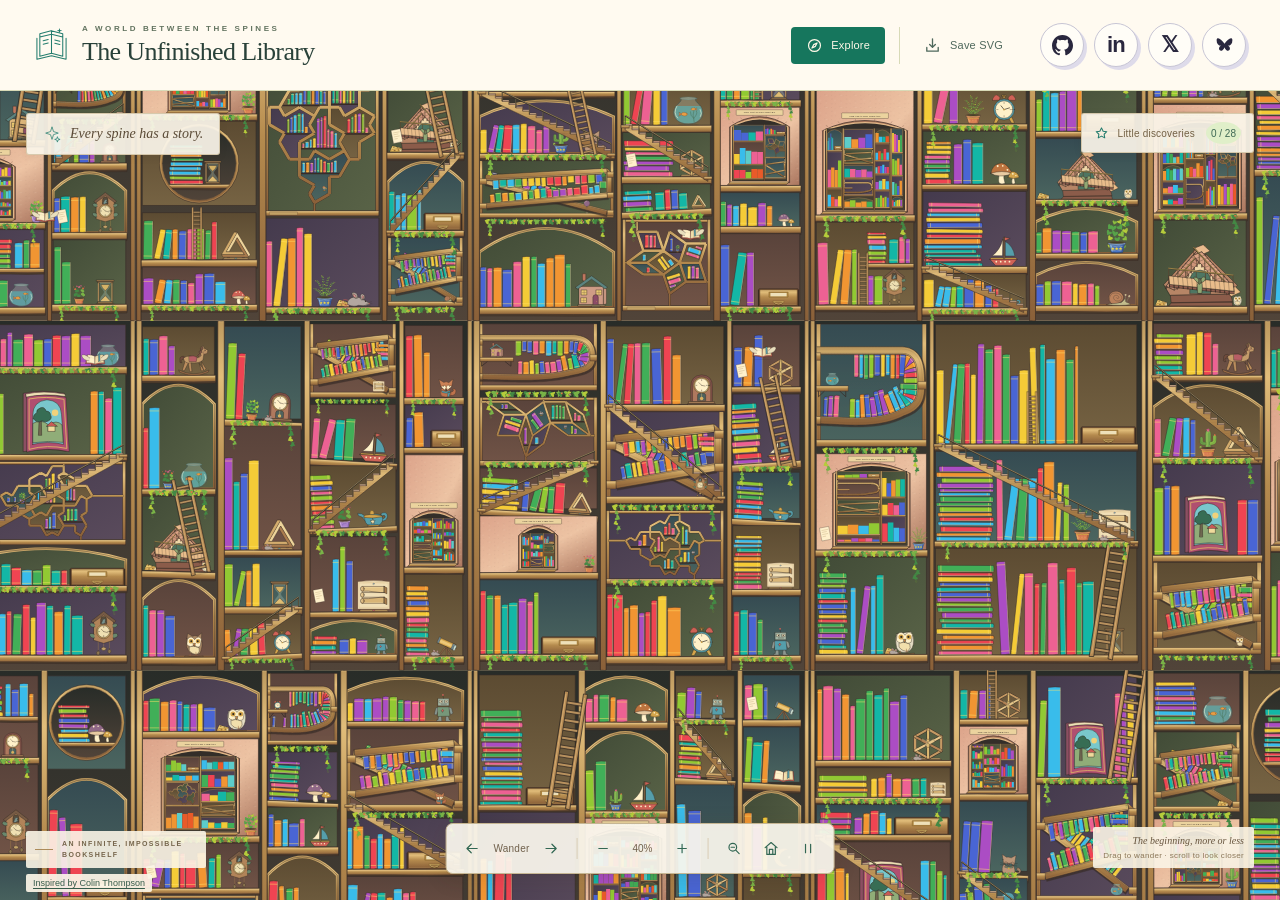
<file: index.html>
<!doctype html>
<html lang="en">
  <head>
    <meta charset="utf-8" />
    <meta name="viewport" content="width=device-width, initial-scale=1" />
    <meta name="theme-color" content="#f4efdf" />
    <meta name="description" content="Wander through an infinite illustrated library of punning book titles and quirky toys. If you're running Chrome and Gemini Nano is available, you can look inside some books for the start of the story that no one else has dreamt of so far!" />
    <title>The Unfinished Library</title>
    <link rel="icon" type="image/svg+xml" sizes="any" href="favicon.svg" />
    <link rel="stylesheet" href="styles.css" />
    <script type="module" src="app.js"></script>
  </head>
  <body>
    <a class="skip-link" href="#stage">Skip to the bookshelf</a>
    <header class="masthead">
      <a class="wordmark" href="#stage" aria-label="The Unfinished Library, home">
        <svg class="wordmark-icon" viewBox="0 0 42 44" aria-hidden="true">
          <path d="M7 8.5 20.5 5l14 3.5v27L21 32 7 35.5zM21 5v27M7 12.5 21 9l13.5 3.5M11 17l6-1.5M11 21l6-1.5M25 16l6 1.5M25 20l6 1.5" />
          <path d="M3.5 14v25L21 35l17.5 4V14" />
          <path class="wordmark-star" d="m30.5 1.5.8 2.6 2.7.7-2.7.8-.8 2.6-.7-2.6-2.6-.8 2.6-.7z" />
        </svg>
        <span class="wordmark-copy">
          <span class="eyebrow">A world between the spines</span>
          <h1 class="library-title">The Unfinished Library</h1>
        </span>
      </a>
      <nav class="header-actions" aria-label="Library tools">
        <button id="explore-btn" class="button button-explore" type="button">
          <svg viewBox="0 0 20 20" aria-hidden="true"><circle cx="10" cy="10" r="7"/><path d="m13 7-2 4-4 2 2-4z"/></svg>
          <span>Explore</span>
        </button>
        <button id="export-btn" class="button button-quiet" type="button" aria-label="Save SVG">
          <svg viewBox="0 0 20 20" aria-hidden="true"><path d="M10 3v9m-3-3 3 3 3-3M4 12v4h12v-4"/></svg>
          <span>Save SVG</span>
        </button>
      </nav>
      <nav class="social-links" aria-label="Social profiles">
        <a class="social-link" href="https://github.com/jasvir" target="_blank" rel="noopener noreferrer" aria-label="GitHub" title="GitHub">
          <!-- Official Primer Octicons mark-github-16; see THIRD_PARTY_NOTICES.txt. -->
          <svg viewBox="0 0 16 16" aria-hidden="true" focusable="false"><path d="M6.766 11.328c-2.063-.25-3.516-1.734-3.516-3.656 0-.781.281-1.625.75-2.188-.203-.515-.172-1.609.063-2.062.625-.078 1.468.25 1.968.703.594-.187 1.219-.281 1.985-.281.765 0 1.39.094 1.953.265.484-.437 1.344-.765 1.969-.687.218.422.25 1.515.046 2.047.5.593.766 1.39.766 2.203 0 1.922-1.453 3.375-3.547 3.64.531.344.89 1.094.89 1.954v1.625c0 .468.391.734.86.547C13.781 14.359 16 11.53 16 8.03 16 3.61 12.406 0 7.984 0 3.563 0 0 3.61 0 8.031a7.88 7.88 0 0 0 5.172 7.422c.422.156.828-.125.828-.547v-1.25c-.219.094-.5.156-.75.156-1.031 0-1.64-.562-2.078-1.609-.172-.422-.36-.672-.719-.719-.187-.015-.25-.093-.25-.187 0-.188.313-.328.625-.328.453 0 .844.281 1.25.86.313.452.64.655 1.031.655s.641-.14 1-.5c.266-.265.47-.5.657-.656"/></svg>
        </a>
        <a class="social-link" href="https://www.linkedin.com/in/jasvirnagra/" target="_blank" rel="noopener noreferrer" aria-label="LinkedIn" title="LinkedIn"><span class="social-link-label" aria-hidden="true">in</span></a>
        <a class="social-link" href="https://x.com/jasvir" target="_blank" rel="noopener noreferrer" aria-label="X" title="X"><span class="social-link-label" aria-hidden="true">𝕏</span></a>
        <a class="social-link" href="https://bsky.app/profile/jasvir.bsky.social" target="_blank" rel="noopener noreferrer" aria-label="Bluesky" title="Bluesky">
          <svg viewBox="0 0 24 24" aria-hidden="true"><path d="M12 10C9 5 3 1 3 6c0 5 3 7 7 6-6 0-5 7-1 6 2-1 3-4 3-4s1 3 3 4c4 1 5-6-1-6 4 1 7-1 7-6 0-5-6-1-9 4Z"/></svg>
        </a>
      </nav>
    </header>

    <main id="stage" class="stage" tabindex="0" aria-label="Interactive illustrated bookshelf. Drag to wander, scroll to zoom. Use arrow keys to move and plus or minus to zoom.">
      <svg id="world" xmlns="http://www.w3.org/2000/svg" role="img" aria-label="An endless whimsical bookshelf with literary puns, curved and folding shelves, Penrose and Hat compartments, impossible curios and stairways, tiny mice, toys, and toadstools" preserveAspectRatio="xMidYMid slice">
        <title>The Unfinished Library</title>
        <desc>A bright illustrated library of curling shelves, colourful books, potted plants and trailing vines that continues in every direction and within its own smallest shelves.</desc>
      </svg>

      <div class="intro-chip" aria-hidden="true">
        <svg viewBox="0 0 20 20"><path d="m10 2 1.7 5.3L17 9l-5.3 1.7L10 16l-1.7-5.3L3 9l5.3-1.7zM16 13l.7 2.3L19 16l-2.3.7L16 19l-.7-2.3L13 16l2.3-.7z"/></svg>
        <span>Every spine has a story.</span>
      </div>

      <div class="discovery-counter" title="Discover hidden inhabitants by selecting them">
        <svg viewBox="0 0 20 20" aria-hidden="true"><path d="m10 2.5 2.2 4.4 4.8.7-3.5 3.4.8 4.8-4.3-2.3-4.3 2.3.8-4.8L3 7.6l4.8-.7z"/></svg>
        <span class="counter-label">Little discoveries</span>
        <span id="found-count" class="counter-value">0</span>
      </div>

      <div id="book-toast" class="book-toast" role="status" aria-live="polite" hidden></div>
      <div id="nano-status" class="nano-status" role="status" aria-live="polite" aria-atomic="true" hidden>
        <svg class="nano-writer" viewBox="0 0 60 48" aria-hidden="true">
          <path d="M11 25v19m0-10h13m-5 0v10" fill="none" stroke="#8b6444" stroke-width="2.4"/>
          <path d="M20 23q-5 2-4 10l17 1-2-8-7-4Z" fill="#3f9981"/>
          <path d="M19 32v9h10l3-8" fill="#4c6481"/>
          <path d="M19 41v3h8m2-3v3h7" fill="none"/>
          <path d="M20 20v5q4 3 7-1l-1-5" fill="#e8b38d"/>
          <path d="M18 9q4-6 12-1l2 9q-3 7-9 6-7-2-5-14Z" fill="#efc5a0"/>
          <path d="M17 14q-3-6 2-9 7-4 12 2l1 5-6-3-4 5-3-2Z" fill="#725044"/>
          <path d="M25 14h.5m3.5.2h.5M28 16l2 2-3 .5m-3 1q2 2 4 .5" fill="none" stroke-width=".8"/>
          <path d="M16 33q3 4 6 1m-2-8 5 6h7" fill="none"/>
          <path d="M7 36h48v3H7Zm4 3v8m40-8v8" fill="#c18c59"/>
          <path d="m31 30 18-2 6 6-19 1Z" fill="#fff5d5" stroke-width=".8"/>
          <path d="m36 32 8-.7m-6 2 10-.8" fill="none" stroke="#baaa86" stroke-width=".6"/>
          <g class="nano-writing-hand">
            <path d="m28 25 8 5 7 .8" fill="none" stroke="#3f9981" stroke-width="4"/>
            <path d="m36 30 5 1q3-3 5-1l-3 3-6-1" fill="#efc5a0" stroke-width=".8"/>
            <path d="m43 32 5-9" fill="none" stroke="#685043" stroke-width="1.6"/>
            <path d="m43 32-1 2" fill="none" stroke="#cfaa5d" stroke-width="1"/>
          </g>
          <path d="M52 27h5v6h-5Zm5 1h2v3h-2" fill="#c65f67" stroke-width=".8"/>
        </svg>
        <span class="nano-status-copy">Writing infinite stories...</span>
        <span id="nano-progress" class="sr-only"></span>
      </div>

      <div class="navigation-dock" aria-label="View controls">
        <div class="dock-group wander-controls">
          <button id="pan-left" class="icon-button" type="button" aria-label="Wander left" title="Wander left (←)">
            <svg viewBox="0 0 20 20" aria-hidden="true"><path d="M16 10H4m5-5-5 5 5 5"/></svg>
          </button>
          <span class="dock-caption">Wander</span>
          <button id="pan-right" class="icon-button" type="button" aria-label="Wander right" title="Wander right (→)">
            <svg viewBox="0 0 20 20" aria-hidden="true"><path d="M4 10h12m-5-5 5 5-5 5"/></svg>
          </button>
        </div>
        <span class="dock-divider" aria-hidden="true"></span>
        <div class="dock-group zoom-controls">
          <button id="zoom-out" class="icon-button" type="button" aria-label="Zoom out" title="Zoom out (−)">
            <svg viewBox="0 0 20 20" aria-hidden="true"><path d="M5 10h10"/></svg>
          </button>
          <output id="zoom-readout" class="zoom-readout" aria-label="Zoom level">40%</output>
          <button id="zoom-in" class="icon-button" type="button" aria-label="Zoom in" title="Zoom in (+)">
            <svg viewBox="0 0 20 20" aria-hidden="true"><path d="M5 10h10M10 5v10"/></svg>
          </button>
        </div>
        <span class="dock-divider" aria-hidden="true"></span>
        <button id="search-btn" class="icon-button" type="button" aria-label="Search the card catalogue" title="Search the card catalogue" aria-haspopup="dialog" aria-controls="catalogue-search" aria-expanded="false">
          <svg viewBox="0 0 20 20" aria-hidden="true"><circle cx="8.5" cy="8.5" r="4.5"/><path d="m12 12 4 4M6.5 8.5h4"/></svg>
        </button>
        <button id="home-btn" class="icon-button" type="button" aria-label="Return to the beginning" title="Return to the beginning (Home)">
          <svg viewBox="0 0 20 20" aria-hidden="true"><path d="m3 9 7-6 7 6M5 8v9h10V8M8 17v-6h4v6"/></svg>
        </button>
        <button id="motion-btn" class="icon-button" type="button" aria-label="Pause little animations" aria-pressed="false" title="Pause little animations">
          <svg class="pause-icon" viewBox="0 0 20 20" aria-hidden="true"><path d="M7 5v10M13 5v10"/></svg>
          <svg class="play-icon" viewBox="0 0 20 20" aria-hidden="true"><path d="m7 4 9 6-9 6z"/></svg>
        </button>
      </div>

      <div class="scene-caption">
        <span class="caption-rule" aria-hidden="true"></span>
        <span>An infinite, impossible bookshelf</span>
      </div>
      <div class="view-details">
        <span id="location-label">The beginning, more or less</span>
        <span id="hint">Drag to wander · scroll to look closer</span>
      </div>
      <a class="inspiration-credit" href="https://en.wikipedia.org/wiki/Colin_Thompson_(writer)" target="_blank" rel="noopener noreferrer">Inspired by Colin Thompson</a>
      <p id="status" class="sr-only" role="status" aria-live="polite"></p>
    </main>

    <dialog id="catalogue-search" class="catalogue-search" aria-label="The card catalogue">
      <div class="catalogue-cabinet">
        <button id="catalogue-close" class="catalogue-close" type="button" aria-label="Close the catalogue drawer">
          <svg viewBox="0 0 20 20" aria-hidden="true"><path d="m5 5 10 10M15 5 5 15"/></svg>
        </button>
        <div class="catalogue-tray">
          <div class="catalogue-paper-stack" aria-hidden="true">
            <span class="catalogue-divider">A–F</span>
            <span class="catalogue-divider">G–L</span>
            <span class="catalogue-divider">M–R</span>
            <span class="catalogue-divider">S–Z</span>
          </div>
          <button id="catalogue-result" class="catalogue-result" type="button" aria-keyshortcuts="ArrowUp ArrowDown">
            <span id="catalogue-result-number" class="catalogue-card-number"></span>
            <span id="catalogue-result-title" class="catalogue-card-title"></span>
            <span id="catalogue-result-author" class="catalogue-card-author"></span>
            <span id="catalogue-result-original" class="catalogue-card-original"></span>
            <span class="catalogue-card-action">Find this book <span aria-hidden="true">↗</span></span>
            <span class="catalogue-card-hole" aria-hidden="true"></span>
          </button>
          <form id="catalogue-form" class="catalogue-front" role="search">
            <div class="catalogue-label-holder">
              <label for="catalogue-query">Find a book</label>
              <input id="catalogue-query" type="search" autocomplete="off" spellcheck="false" enterkeyhint="search" aria-keyshortcuts="ArrowUp ArrowDown" placeholder="Start a small search…" autofocus />
            </div>
            <span class="catalogue-handle" aria-hidden="true"></span>
          </form>
        </div>
        <p id="catalogue-status" class="sr-only" role="status" aria-live="polite" aria-atomic="true"></p>
      </div>
    </dialog>

    <dialog id="book-reader" class="book-reader" aria-labelledby="reader-title">
      <div class="reader-heading">
        <span class="reader-eyebrow">A world between the covers</span>
        <button id="reader-close" class="reader-close" type="button" aria-label="Return book to shelf" autofocus>
          <svg viewBox="0 0 20 20" aria-hidden="true"><path d="m5 5 10 10M15 5 5 15"/></svg>
        </button>
      </div>
      <div id="reader-volume" class="reader-volume">
        <div class="reader-page-edge" aria-hidden="true"></div>
        <article id="reader-story-page" class="reader-page reader-story-page" aria-hidden="true" inert>
          <h2 id="reader-story-heading">The First Page</h2>
          <div class="reader-prose">
            <p id="reader-story-book" class="reader-story-book"></p>
            <p id="reader-text"></p>
          </div>
          <span class="reader-page-number" aria-hidden="true">1</span>
        </article>
        <div id="reader-title-leaf" class="reader-title-leaf">
          <article id="reader-title-page" class="reader-page reader-title-page" aria-hidden="false">
            <h2 id="reader-title"></h2>
            <div class="reader-prose">
              <p id="reader-description"></p>
              <small id="reader-credit"></small>
              <p class="reader-reading-hint">If you're running Chrome and Gemini Nano is available, you can look inside some books for the start of the story that no one else has dreamt of so far!</p>
            </div>
          </article>
          <div class="reader-page reader-title-back" aria-hidden="true">
            <svg class="reader-leaf-ornament" viewBox="0 0 70 70" aria-hidden="true"><path d="M35 9v16M35 45v16M9 35h16M45 35h16M35 21l14 14-14 14-14-14zM35 29l6 6-6 6-6-6z"/></svg>
          </div>
        </div>
        <div class="reader-cover" aria-hidden="true">
          <div class="reader-cover-face reader-cover-front">
            <span class="reader-cover-edition">The Unfinished Library</span>
            <span id="reader-cover-title" class="reader-cover-name"></span>
            <svg class="reader-cover-flourish" viewBox="0 0 70 25" aria-hidden="true"><path d="M3 12h20m24 0h20M24 12l11-9 11 9-11 9zM31 12h8"/></svg>
            <span class="reader-cover-footnote">A curious little volume</span>
          </div>
          <div class="reader-cover-face reader-cover-inside">
            <span class="reader-cover-edition">The Unfinished Library</span>
            <span id="reader-inside-title" class="reader-cover-name"></span>
            <svg class="reader-cover-flourish" viewBox="0 0 70 25" aria-hidden="true"><path d="M3 12h20m24 0h20M24 12l11-9 11 9-11 9zM31 12h8"/></svg>
            <span class="reader-cover-footnote">A curious little volume</span>
          </div>
        </div>
      </div>
      <div class="reader-footer">
        <p id="reader-status" class="reader-status" role="status" aria-live="polite"></p>
      </div>
    </dialog>

  </body>
</html>
</file>
<file: styles.css>
:root {
  color-scheme: light;
  --paper: #fff4d6;
  --paper-light: #fffaf0;
  --ink: #294139;
  --ink-soft: #62735f;
  --brass: #237c6d;
  --line: #d8dab7;
  --accent: #16765d;
  --accent-hover: #125f52;
  --accent-soft: #e5f2d1;
  --header-height: 91px;
  font-family: "Avenir Next", Avenir, "Segoe UI", sans-serif;
  color: var(--ink);
  background: var(--paper);
}

* { box-sizing: border-box; }
html, body { width: 100%; height: 100%; margin: 0; overflow: hidden; }
body { display: flex; flex-direction: column; }
button, a { -webkit-tap-highlight-color: transparent; }
button { font: inherit; color: inherit; }
button:focus-visible, a:focus-visible, .stage:focus-visible { outline: 2px solid #158c7d; outline-offset: 4px; }
button { cursor: pointer; }
.skip-link { position: fixed; top: -60px; left: 15px; z-index: 20; padding: 11px 16px; background: var(--ink); color: var(--paper-light); border-radius: 4px; font-size: 12px; text-decoration: none; }
.skip-link:focus { top: 12px; }
svg { display: block; }
button svg, .discovery-counter svg { width: 19px; height: 19px; fill: none; stroke: currentColor; stroke-width: 1.4; stroke-linecap: round; stroke-linejoin: round; }

.masthead {
  position: relative;
  z-index: 10;
  flex: 0 0 var(--header-height);
  display: flex;
  align-items: center;
  justify-content: space-between;
  gap: 24px;
  padding: 0 34px;
  background: var(--paper-light);
  border-bottom: 1px solid var(--line);
}
.wordmark { display: flex; align-items: center; gap: 13px; color: var(--ink); text-decoration: none; white-space: nowrap; }
.wordmark-icon { width: 35px; height: 40px; fill: none; stroke: var(--brass); stroke-width: 1.25; stroke-linejoin: round; stroke-linecap: round; }
.wordmark-star { fill: var(--brass); stroke: none; }
.wordmark-copy { display: flex; flex-direction: column; gap: 4px; }
.eyebrow { font-size: 8px; font-weight: 600; letter-spacing: 2.6px; text-transform: uppercase; color: var(--ink-soft); }
.library-title { margin: 0; font-family: Georgia, "Times New Roman", serif; font-size: 26px; font-weight: 400; letter-spacing: -.65px; line-height: 1.13; }
.header-actions { display: flex; align-items: center; gap: 14px; margin-left: auto; flex: 0 0 auto; }
.social-links { display: flex; align-items: center; gap: 10px; flex: 0 0 auto; }
.social-link { display: inline-grid; place-items: center; min-width: 44px; min-height: 44px; border: 1px solid #c7c5d4; border-radius: 50%; background: #fffdf7; color: #29273e; box-shadow: 3px 3px 0 #dedbea; text-decoration: none; transition: transform .15s, background-color .15s; }
.social-link:hover { background: #fff; transform: translate(-1px, -1px); }
.social-link:active { transform: translate(1px, 1px); }
.social-link svg { width: 21px; height: 21px; fill: currentColor; stroke: none; }
.social-link-label { font-family: Arial, sans-serif; font-size: 22px; font-weight: 700; line-height: 1; letter-spacing: -.7px; }
.button { border: 0; display: inline-flex; align-items: center; justify-content: center; gap: 8px; height: 37px; padding: 0 13px; font-size: 11px; letter-spacing: .2px; transition: background .15s, color .15s; white-space: nowrap; }
.button-explore { background: var(--accent); color: #fff9e8; border-radius: 4px; padding: 0 15px; }
.button-explore:hover { background: var(--accent-hover); }
.button-explore svg { width: 17px; height: 17px; }
.button-quiet { background: transparent; color: #4f685c; }
.button-quiet:hover { background: var(--accent-soft); border-radius: 4px; }
.header-actions .button-quiet:last-child { border-left: 1px solid var(--line); padding-left: 23px; border-radius: 0; }

.stage { position: relative; flex: 1 1 auto; min-height: 0; width: 100%; overflow: hidden; background: #f9e9b8; touch-action: none; cursor: grab; isolation: isolate; }
.stage:focus { outline-offset: -3px; }
.stage.grabbing, .stage.is-dragging { cursor: grabbing; }
#world { display: block; width: 100%; height: 100%; background: #ffedbb; user-select: none; -webkit-user-select: none; }
#motion-world { position: absolute; inset: 0; width: 100%; height: 100%; overflow: hidden; pointer-events: none; user-select: none; -webkit-user-select: none; contain: layout paint style; transform: translateZ(0); will-change: transform; }
:is(#world,#motion-world) text { user-select: none; }
:is(#world,#motion-world) :is(.book,.discovery,.portal) { cursor: pointer; }
#motion-world .discovery { pointer-events: visiblePainted; }
#world .book:hover { filter: brightness(1.12); }
:is(#world,#motion-world) .discovery:hover { filter: brightness(1.15) drop-shadow(0 0 3px #fee8a4); }
#world .portal:hover { filter: brightness(1.16); }
.detail-incoming { animation: detail-arrive var(--detail-duration, 180ms) ease-out both; }
.detail-outgoing, .detail-outgoing * { pointer-events: none !important; animation-play-state: paused !important; }
@keyframes detail-arrive { from { opacity: 0; } to { opacity: 1; } }
/* Decorative foliage can drape over a spine or plaque without hiding its tap target. */
#world .trailing-vine { pointer-events: none; }
.catalogue-drawer.is-catalogue-source { visibility: hidden; }
.catalogue-book-highlight { pointer-events: none; }
.catalogue-book-glow { fill: none; stroke: #ffe28a; stroke-width: 7; opacity: .8; filter: drop-shadow(0 0 5px #ffd44b); }
.catalogue-book-outline { fill: none; stroke: #fff5c0; stroke-width: 2.5; }

.intro-chip, .discovery-counter, .navigation-dock, .scene-caption, .view-details, .book-toast { position: absolute; z-index: 2; }
.intro-chip {
  top: 22px;
  left: 26px;
  display: flex;
  gap: 9px;
  align-items: center;
  padding: 11px 16px;
  border: 1px solid #cbbd9bbb;
  border-radius: 3px;
  background: #faf5e9ed;
  box-shadow: 0 2px 8px #3c291812;
  color: #5b4b37;
  pointer-events: none;
}
.intro-chip svg { width: 18px; height: 18px; fill: none; stroke: var(--brass); stroke-width: .8; }
.intro-chip span { font-family: Georgia, "Times New Roman", serif; font-size: 14px; font-style: italic; }
.discovery-counter { top: 22px; right: 26px; display: flex; align-items: center; gap: 8px; min-height: 40px; padding: 8px 12px; border: 1px solid #cbbd9bbb; border-radius: 3px; background: #faf5e9ed; color: #736145; box-shadow: 0 2px 8px #3c291812; }
.discovery-counter svg { width: 15px; height: 15px; stroke: var(--brass); }
.counter-label { font-size: 10px; letter-spacing: .2px; }
.counter-value { display: grid; place-items: center; min-width: 22px; height: 22px; padding: 0 5px; margin-left: 3px; border-radius: 50%; background: #e0efc9; color: #3d6753; font-size: 10px; font-variant-numeric: tabular-nums; }
.nano-status { position: absolute; z-index: 2; top: 70px; right: 26px; display: flex; align-items: center; gap: 8px; max-width: min(240px, calc(100% - 52px)); margin: 0; padding: 7px 10px; border: 1px solid #cbbd9bbb; border-radius: 3px; background: #faf5e9ed; color: #426753; font-size: 10px; line-height: 1.45; font-variant-numeric: tabular-nums; pointer-events: none; }
.nano-writer { width: 50px; height: 40px; flex: 0 0 auto; stroke: #395647; stroke-width: 1.1; stroke-linecap: round; stroke-linejoin: round; }
.nano-status-copy { min-width: 0; overflow-wrap: break-word; }
.nano-writing-hand { transform-box: view-box; transform-origin: 28px 25px; animation: nano-writing 1.4s ease-in-out infinite; }
.nano-status[hidden] .nano-writing-hand { animation: none; }
body:is(.paused, .is-background) .nano-writing-hand { animation-play-state: paused; }
@keyframes nano-writing { 0%, 100% { transform: rotate(-3deg); } 45% { transform: rotate(5deg); } }
.navigation-dock { bottom: 26px; left: 50%; transform: translateX(-50%); display: flex; align-items: center; gap: 4px; height: 51px; padding: 5px 9px; background: #faf7edee; border: 1px solid #c6b693; border-radius: 7px; box-shadow: 0 4px 22px #3c291825, 0 1px 2px #3c291813; }
.dock-group { display: flex; align-items: center; gap: 2px; }
.dock-caption { font-size: 10px; letter-spacing: .2px; color: #71614c; padding: 0 3px; }
.icon-button { display: inline-grid; place-items: center; width: 33px; height: 33px; flex: 0 0 auto; border: 0; border-radius: 4px; background: transparent; color: #326753; }
.icon-button:hover { background: #e5f1d4; }
.icon-button:active { background: #d4e8be; }
.icon-button svg { width: 17px; height: 17px; }
.dock-divider { width: 1px; height: 21px; background: #daceb6; margin: 0 5px; }
.zoom-readout { display: block; min-width: 42px; text-align: center; color: #71614c; font-size: 10px; font-variant-numeric: tabular-nums; }
.play-icon { display: none; }
body.paused .pause-icon, #motion-btn[aria-pressed="true"] .pause-icon { display: none; }
body.paused .play-icon, #motion-btn[aria-pressed="true"] .play-icon { display: block; }
.scene-caption { bottom: 32px; left: 26px; display: flex; align-items: center; gap: 9px; max-width: 180px; padding: 8px 9px; background: #fbf5e7e6; color: #76664c; border-radius: 2px; font-size: 7px; line-height: 1.5; font-weight: 600; text-transform: uppercase; letter-spacing: 1.4px; pointer-events: none; }
.caption-rule { width: 18px; height: 1px; background: #ac8b59; flex: 0 0 auto; }
.view-details { right: 26px; bottom: 32px; display: flex; flex-direction: column; gap: 5px; align-items: flex-end; padding: 8px 10px; background: #fbf5e7e6; border-radius: 2px; pointer-events: none; }
.inspiration-credit { position: absolute; z-index: 2; bottom: 8px; left: 26px; padding: 3px 7px; border-radius: 2px; background: #fbf5e7ed; color: #365b4b; font-size: 9px; line-height: 1.35; text-decoration: underline; text-underline-offset: 2px; cursor: pointer; }
.inspiration-credit:hover { color: #12674f; }
#location-label { font-family: Georgia, "Times New Roman", serif; font-size: 10px; color: #67543d; font-style: italic; }
#hint { font-size: 8px; letter-spacing: .3px; color: #8b7758; }
.book-toast { left: 50%; bottom: 93px; transform: translateX(-50%); max-width: min(470px, calc(100% - 40px)); padding: 14px 22px; background: #fcf6e9f5; border: 1px solid #bda77b; border-radius: 4px; box-shadow: 0 3px 16px #3c291829; text-align: center; font-family: Georgia, "Times New Roman", serif; color: #4c402d; font-size: 15px; line-height: 1.45; pointer-events: none; }
.book-toast small { display: block; margin-top: 3px; font-family: "Avenir Next", Avenir, "Segoe UI", sans-serif; font-size: 10px; color: #8b7758; }
.book-toast.has-reader-control { pointer-events: auto; }
.book-look-inside {
  display: inline-flex;
  align-items: center;
  gap: 6px;
  margin-top: 10px;
  padding: 7px 11px;
  border: 1px solid #6b8e6b;
  border-radius: 3px;
  background: #e8efda;
  color: #315747;
  font-family: "Avenir Next", Avenir, "Segoe UI", sans-serif;
  font-size: 11px;
  line-height: 1.2;
  pointer-events: auto;
}
.book-look-inside:hover { background: #dae9c7; }
.book-look-inside svg { width: 16px; height: 16px; }

.catalogue-search {
  --drawer-origin-x: 50%;
  --drawer-origin-y: 82%;
  --drawer-origin-scale: 1;
  position: fixed;
  inset: auto;
  width: min(380px, calc(100vw - 24px));
  max-width: none;
  max-height: var(--catalogue-available-height, calc(100dvh - 24px));
  margin: 0;
  padding: 0;
  overflow: visible;
  border: 0;
  background: transparent;
  color: #372719;
  cursor: default;
  touch-action: auto;
}
.catalogue-search::backdrop { background: #3425150a; }
.catalogue-cabinet {
  position: relative;
  padding: 13px 16px 8px;
  border: 2px solid #49301f;
  border-radius: 5px 5px 8px 8px;
  background: repeating-linear-gradient(2deg, transparent 0 17px, #402b231a 18px, transparent 20px 28px), linear-gradient(90deg, #765234, #a57645 7%, #bc8a55 48%, #875a36 96%, #60422b);
  box-shadow: inset 0 1px #e5be83, inset 0 -5px #68452c, 0 14px 24px #21180f55, 0 2px 3px #21180f66;
  transform-origin: var(--drawer-origin-x) var(--drawer-origin-y);
  max-height: var(--catalogue-available-height, calc(100dvh - 24px));
  overflow-y: auto;
}
.catalogue-close { position: absolute; z-index: 5; top: 4px; right: 4px; display: inline-grid; place-items: center; min-width: 32px; min-height: 32px; padding: 5px; border: 1px solid #583a25; border-radius: 50%; background: #5a3a2699; color: #fff2d1; box-shadow: inset 0 1px #d6a672; }
.catalogue-close:hover { background: #4d301f; }
.catalogue-close svg { width: 16px; height: 16px; }
.catalogue-tray { position: relative; height: 280px; perspective: 800px; isolation: isolate; }
.catalogue-tray::before { content: ""; position: absolute; inset: 52px -5px 7px; border: 6px solid #563b29; border-radius: 3px; background: linear-gradient(#352c1f, #5e462d); box-shadow: inset 0 4px 10px #24190f99; transform: rotateX(9deg); }
.catalogue-paper-stack { position: absolute; inset: 0 10px 85px; pointer-events: none; }
.catalogue-divider { position: absolute; inset: 24px 0 0; padding: 8px 11px; border: 1px solid #baa477; border-radius: 4px 4px 0 0; background: repeating-linear-gradient(#efe1bc 0 17px, #bcc2ac 18px, #efe1bc 19px); color: #81623f; font: 600 10px/1.3 Georgia, serif; box-shadow: 0 -1px 2px #3e2a1722; transform: translateY(10px) rotate(-3deg); transform-origin: 50% 100%; }
.catalogue-divider:nth-child(2) { inset: 30px 3px 0; padding-left: 72px; background-color: #f3e6c8; transform: rotate(2deg); }
.catalogue-divider:nth-child(3) { inset: 36px 5px 0; padding-left: 144px; transform: rotate(-1deg); }
.catalogue-divider:nth-child(4) { inset: 42px 8px 0; padding-left: 215px; transform: rotate(1.5deg); }
.catalogue-result, .catalogue-departing-card {
  position: absolute;
  z-index: 1;
  right: 16px;
  bottom: 60px;
  left: 16px;
  display: flex;
  flex-direction: column;
  align-items: flex-start;
  height: 193px;
  padding: 15px 18px 18px;
  overflow: hidden;
  border: 1px solid #c3ae80;
  border-radius: 4px 4px 1px 1px;
  background: linear-gradient(90deg, transparent 29px, #c15a5433 30px, transparent 31px), repeating-linear-gradient(#fff5d6 0 23px, #8bada947 24px, #fff5d6 25px);
  box-shadow: 0 1px 3px #39261966, inset 0 0 15px #bd95572b;
  color: #392f25;
  text-align: left;
  transform: translateY(10px) rotate(-1deg);
  transform-origin: 50% 100%;
  transition: transform 360ms cubic-bezier(.2,.8,.2,1), box-shadow 360ms;
}
.catalogue-card-number { margin-bottom: 10px; font: 9px/1.3 "Courier New", monospace; color: #786744; letter-spacing: 1px; }
.catalogue-card-title { max-width: 100%; margin-bottom: 7px; font: 600 19px/1.14 Georgia, "Times New Roman", serif; overflow-wrap: anywhere; }
.catalogue-card-author { font: 11px/1.35 "Courier New", monospace; }
.catalogue-card-original { max-width: 100%; margin-top: 6px; font: italic 10px/1.4 Georgia, "Times New Roman", serif; color: #675941; }
.catalogue-card-action { margin-top: auto; padding-top: 8px; color: #2f6455; font-size: 10px; font-weight: 600; }
.catalogue-card-hole { position: absolute; bottom: 9px; left: calc(50% - 3px); width: 6px; height: 6px; border: 1px solid #ab986c; border-radius: 50%; background: #684c2d; box-shadow: inset 0 1px 2px #312316; }
.catalogue-result:not(:disabled):hover, .catalogue-search.is-raised .catalogue-result { transform: translateY(-28px) rotate(0deg); box-shadow: 0 7px 12px #39261944; }
.catalogue-result:focus-visible { outline: 3px solid #146e58; outline-offset: 3px; transform: translateY(-28px); }
.catalogue-result:disabled { cursor: default; }
.catalogue-departing-card { z-index: 2; pointer-events: none; transition: none; }
.has-no-result #catalogue-result .catalogue-card-title { font-style: italic; }
.has-no-result #catalogue-result .catalogue-card-action { visibility: hidden; }
.catalogue-front {
  position: absolute;
  z-index: 3;
  inset: auto -7px 0;
  height: 99px;
  padding: 10px 27px 20px;
  border: 2px solid #50341f;
  border-radius: 3px 3px 5px 5px;
  background: repeating-linear-gradient(1deg, transparent 0 15px, #62412a33 17px, transparent 19px 31px), linear-gradient(90deg, #895b34, #bc8a52 12%, #be8e55 50%, #9b6b3b);
  box-shadow: inset 0 2px #e4b97a, inset 0 -4px #674125, 0 -3px 6px #3a291e33;
}
.catalogue-label-holder { position: relative; padding: 8px 15px 10px; border: 0; border-radius: 1px; background: #fff2cd; }
.catalogue-label-holder:focus-within { background: #fff9e7; }
.catalogue-label-holder label { display: block; margin-bottom: 2px; font: 600 9px/1.1 Georgia, "Times New Roman", serif; color: #6c5835; letter-spacing: .8px; text-transform: uppercase; }
#catalogue-query { display: block; width: 100%; min-width: 0; min-height: 26px; margin: 0; padding: 0; border: 0; border-radius: 0; outline: none; appearance: none; -webkit-appearance: none; background: transparent; color: #342c23; font: 16px/1.45 Georgia, "Times New Roman", serif; caret-color: #30694f; }
#catalogue-query:focus-visible { outline: none; color: #203f30; }
#catalogue-query::placeholder { color: #89785b; opacity: 1; font-style: italic; }
.catalogue-handle { position: absolute; bottom: 8px; left: calc(50% - 24px); width: 48px; height: 11px; border: 3px solid #a87d36; border-top-width: 2px; border-radius: 2px 2px 9px 9px; box-shadow: 0 1px #e6c079, 0 3px 3px #49301d66, inset 0 1px #e2bd78; }
.catalogue-search.is-opening .catalogue-cabinet { animation: catalogue-drawer-open 420ms cubic-bezier(.2,.7,.2,1) both; }
.catalogue-search.is-opening .catalogue-divider { animation: catalogue-paper-arrive 420ms ease-out both; }
.catalogue-search.is-closing .catalogue-cabinet { animation: catalogue-drawer-close 280ms ease-in both; pointer-events: none; }
.catalogue-result.is-arriving { animation: catalogue-card-arrive 280ms cubic-bezier(.2,.7,.2,1) both; }
.catalogue-departing-card.is-departing { animation: catalogue-card-away 280ms cubic-bezier(.4,0,.8,.4) both; }
@keyframes catalogue-drawer-open { from { opacity: .25; transform: translateY(-15px) scale(var(--drawer-origin-scale)) rotateX(-15deg); } to { opacity: 1; transform: translateY(0) scale(1) rotateX(0deg); } }
@keyframes catalogue-drawer-close { to { opacity: 0; transform: translateY(-18px) scale(.9) rotateX(12deg); } }
@keyframes catalogue-paper-arrive { from { opacity: 0; transform: translateY(45px) rotateX(-35deg); } }
@keyframes catalogue-card-arrive { from { opacity: 0; transform: translateY(-30px) rotateX(55deg) rotate(-1deg); } to { opacity: 1; transform: translateY(10px) rotate(-1deg); } }
@keyframes catalogue-card-away { from { opacity: 1; transform: var(--catalogue-depart-from, translateY(10px) rotate(-1deg)); } to { opacity: 0; transform: translateY(30px) rotateX(-65deg) rotate(-1deg); } }
@media (max-width: 600px) {
  .navigation-dock { gap: 2px; padding-inline: 6px; }
  .navigation-dock .dock-caption { display: none; }
  .navigation-dock .dock-divider { margin-inline: 3px; }
  .catalogue-cabinet { padding-inline: 12px; }
  .catalogue-front { padding-inline: 18px; }
  .catalogue-result, .catalogue-departing-card { right: 9px; left: 9px; padding-inline: 14px; }
  .catalogue-card-title { font-size: 18px; }
}
@media (max-height: 540px) {
  .catalogue-cabinet { padding-top: 6px; padding-bottom: 4px; }
  .catalogue-tray { height: 225px; }
  .catalogue-result, .catalogue-departing-card { height: 158px; bottom: 55px; padding-top: 9px; }
  .catalogue-card-number { margin-bottom: 5px; }
  .catalogue-card-title { font-size: 16px; margin-bottom: 4px; }
  .catalogue-card-original { margin-top: 3px; font-size: 9px; }
  .catalogue-card-action { padding-top: 3px; }
}
.catalogue-search.is-cramped .catalogue-cabinet { padding-top: 6px; padding-bottom: 4px; }
.catalogue-search.is-cramped .catalogue-tray { height: 225px; }
.catalogue-search.is-cramped :is(.catalogue-result,.catalogue-departing-card) { height: 158px; bottom: 55px; padding-top: 9px; }
.catalogue-search.is-cramped .catalogue-card-number { margin-bottom: 5px; }
.catalogue-search.is-cramped .catalogue-card-title { font-size: 16px; margin-bottom: 4px; }
.catalogue-search.is-cramped .catalogue-card-original { margin-top: 3px; font-size: 9px; }
.catalogue-search.is-cramped .catalogue-card-action { padding-top: 3px; }
@media (pointer: coarse) {
  .catalogue-close { min-width: 40px; min-height: 40px; }
}
@media (prefers-reduced-motion: reduce) {
  .catalogue-search :is(.catalogue-cabinet,.catalogue-divider,.catalogue-result,.catalogue-departing-card) { animation: none !important; transition: none; }
}

.book-reader {
  --cover-color: #27877c;
  --cover-ink: #fff2c1;
  --book-from-x: 0px;
  --book-from-y: 0px;
  --book-from-scale: .1;
  --book-from-angle: 0deg;
  width: min(860px, calc(100vw - 28px));
  max-width: none;
  max-height: calc(100dvh - 24px);
  margin: auto;
  padding: 0;
  overflow: visible;
  border: 0;
  background: transparent;
  color: #fff8e5;
  user-select: text;
  -webkit-user-select: text;
}
.book-reader::backdrop { background: #18231ac9; }
.reader-heading {
  display: flex;
  justify-content: space-between;
  align-items: center;
  gap: 14px;
  margin: 0 3px 18px;
}
.reader-eyebrow { font-size: 9px; line-height: 1.4; font-weight: 600; letter-spacing: 2.3px; text-transform: uppercase; }
.reader-close {
  display: inline-grid;
  place-items: center;
  width: 34px;
  height: 34px;
  flex: 0 0 auto;
  padding: 0;
  border: 1px solid #fff1c55c;
  border-radius: 50%;
  background: #182c25;
  color: #fff5da;
}
.reader-close:hover { background: #345347; }
.reader-close svg { width: 17px; height: 17px; }
.reader-volume {
  position: relative;
  width: 100%;
  height: min(440px, calc(100dvh - 170px));
  min-height: 140px;
  perspective: 1900px;
  transform-origin: 75% 50%;
}
.reader-page-edge {
  position: absolute;
  inset: 7px -4px -5px 50%;
  border: 1px solid #79664d;
  border-radius: 0 5px 5px 0;
  background: repeating-linear-gradient(0deg, #cabaa0 0 1px, #f1e5c9 1px 3px);
  box-shadow: 0 15px 28px #0005;
}
.reader-page {
  position: absolute;
  inset: 0 0 0 50%;
  display: flex;
  flex-direction: column;
  min-height: 0;
  padding: clamp(18px, 3.8vw, 43px) clamp(17px, 4vw, 46px) 24px;
  border: 1px solid #cab797;
  border-radius: 0 3px 3px 0;
  background: linear-gradient(90deg, #c2ad8499, transparent 9%), linear-gradient(113deg, #fff9e6, #f4e6c6);
  color: #493c2c;
}
.reader-story-page { z-index: 1; visibility: hidden; }
.book-reader:is(.is-turning-page, .is-story-open) .reader-story-page { visibility: visible; }
.reader-title-leaf {
  position: absolute;
  z-index: 3;
  inset: 0 0 0 50%;
  transform-style: preserve-3d;
  transform-origin: left center;
  transform: rotateY(0deg);
}
.reader-title-leaf .reader-page { inset: 0; backface-visibility: hidden; }
.reader-title-page { transform: translateZ(.7px); }
.reader-title-back { transform: rotateY(180deg); justify-content: center; align-items: center; background: linear-gradient(90deg, #f4e6c6, #fff9e6 90%, #c2ad8499); }
.reader-leaf-ornament { width: 54px; height: 54px; fill: none; stroke: #cbb68f; stroke-width: .7; }
.book-reader.is-turning-page .reader-title-leaf { animation: reader-turn-page 850ms cubic-bezier(.4, .1, .2, 1) both; }
.book-reader.is-story-open .reader-title-leaf { transform: rotateY(-180deg); }
#reader-title, #reader-story-heading {
  flex: 0 0 auto;
  margin: 0 0 18px;
  padding-bottom: 17px;
  border-bottom: 1px solid #cdb791;
  font-family: Georgia, "Times New Roman", serif;
  font-size: clamp(18px, 3.3vw, 29px);
  line-height: 1.15;
  font-weight: 400;
  overflow-wrap: anywhere;
  text-wrap: balance;
}
.reader-prose {
  min-height: 0;
  overflow: auto;
  overscroll-behavior: contain;
  scrollbar-color: #b5a17f transparent;
  scrollbar-width: thin;
}
#reader-text, #reader-description {
  margin: 0;
  font-family: Georgia, "Times New Roman", serif;
  font-size: clamp(14px, 1.8vw, 17px);
  line-height: 1.65;
  white-space: pre-line;
}
#reader-text { font-size: clamp(14px, 1.6vw, 15px); line-height: 1.55; }
#reader-text::first-letter { color: #8d4539; }
#reader-credit { display: block; margin-top: 19px; font-size: 10px; line-height: 1.55; color: #897456; }
.reader-reading-hint { margin: 17px 0 0; padding-top: 13px; border-top: 1px solid #d7c6a6; font-size: 10px; line-height: 1.55; color: #756447; }
.reader-story-book { margin: 0 0 12px; font-family: Georgia, "Times New Roman", serif; font-size: 13px; line-height: 1.4; font-style: italic; color: #897456; overflow-wrap: anywhere; }
.reader-page-number {
  display: block;
  flex: 0 0 auto;
  padding-top: 12px;
  margin-top: auto;
  text-align: center;
  font-family: Georgia, "Times New Roman", serif;
  color: #978268;
  font-size: 11px;
}
.reader-cover {
  position: absolute;
  z-index: 2;
  inset: 0 0 0 50%;
  transform-style: preserve-3d;
  transform-origin: left center;
  transform: rotateY(-160deg);
}
.reader-cover-face {
  position: absolute;
  inset: 0;
  display: flex;
  flex-direction: column;
  align-items: center;
  justify-content: center;
  gap: clamp(13px, 3vw, 30px);
  padding: clamp(15px, 3.4vw, 42px);
  border: 1px solid #1c261966;
  border-radius: 2px 6px 6px 2px;
  background-color: var(--cover-color);
  background-image: linear-gradient(90deg, #0003, transparent 5%, #fff1 6%, transparent 9%, transparent 90%, #0001), repeating-linear-gradient(17deg, transparent 0 3px, #ffffff05 3px 4px);
  color: var(--cover-ink);
  box-shadow: inset 0 0 0 7px #00000014, inset 0 0 0 9px #fff3;
  backface-visibility: hidden;
}
.reader-cover-front { transform: translateZ(1px); }
.reader-cover-inside { transform: rotateY(180deg); box-shadow: inset 0 0 0 7px #00000014, inset 0 0 0 9px #fff3, 0 10px 20px #0004; }
.reader-cover-edition { font-size: 8px; font-weight: 600; line-height: 1.4; text-align: center; text-transform: uppercase; letter-spacing: 2px; opacity: .8; }
.reader-cover-name { font-family: Georgia, "Times New Roman", serif; font-size: clamp(21px, 4.4vw, 38px); font-weight: 400; line-height: 1.14; text-align: center; overflow-wrap: anywhere; text-wrap: balance; }
.reader-cover-flourish { width: 62px; height: 23px; flex: 0 0 auto; fill: none; stroke: currentColor; stroke-width: .8; opacity: .8; }
.reader-cover-footnote { font-family: Georgia, "Times New Roman", serif; font-size: 10px; line-height: 1.4; text-align: center; font-style: italic; opacity: .8; }
.reader-footer { min-height: 37px; margin: 22px 0 0; text-align: center; }
.reader-status { margin: 0; font-size: 11px; line-height: 1.55; color: #fff3d3; }
.book-reader.is-opening .reader-volume { animation: reader-pull 1100ms cubic-bezier(.19, .65, .2, 1) both; }
.book-reader.is-opening .reader-cover { z-index: 4; animation: reader-open 1100ms cubic-bezier(.4, .05, .25, 1) both; }
.book-reader.is-opening :is(.reader-title-leaf, .reader-page-edge) { animation: reader-page-reveal 1100ms linear both; }
.book-reader.is-returning .reader-volume { animation: reader-return 250ms ease-in both; }
.book-reader.is-returning .reader-cover { z-index: 4; animation: reader-close 250ms ease-in both; }
.book-reader.is-returning :is(.reader-title-leaf, .reader-story-page, .reader-page-edge) { animation: reader-page-hide 250ms linear both; }
.book-reader.is-returning::backdrop { background: #18231a00; transition: background-color 250ms ease-in; }
@keyframes reader-pull {
  0% { transform: translate(var(--book-from-x), var(--book-from-y)) scale(var(--book-from-scale)) rotate(var(--book-from-angle)); }
  49% { transform: translate(0, 0) scale(1) rotate(0deg); }
  100% { transform: translate(0, 0) scale(1) rotate(0deg); }
}
@keyframes reader-open { 0%, 37% { transform: rotateY(0deg); } 100% { transform: rotateY(-160deg); } }
@keyframes reader-page-reveal { 0%, 35% { opacity: 0; } 45%, 100% { opacity: 1; } }
@keyframes reader-return {
  0%, 35% { transform: translate(0, 0) scale(1) rotate(0deg); }
  100% { transform: translate(var(--book-from-x), var(--book-from-y)) scale(var(--book-from-scale)) rotate(var(--book-from-angle)); }
}
@keyframes reader-close { 0% { transform: rotateY(-160deg); } 60%, 100% { transform: rotateY(0deg); } }
@keyframes reader-page-hide { 0%, 40% { opacity: 1; } 65%, 100% { opacity: 0; } }
@keyframes reader-turn-page { from { transform: rotateY(0deg); } to { transform: rotateY(-180deg); } }
[hidden] { display: none !important; }

.sr-only { position: absolute; width: 1px; height: 1px; padding: 0; margin: -1px; overflow: hidden; clip-path: inset(50%); white-space: nowrap; border: 0; }

.running-mouse { animation: mouse-scamper 7s ease-in-out infinite; transform-box: fill-box; transform-origin: center; }
.shelf-tile:nth-child(2n) .running-mouse { animation-delay: -3s; }
.floating-book { pointer-events: none; }
.flying-book-motion {
  translate: 0px 0px;
  rotate: 0deg;
  transform-box: view-box;
  transform-origin: 0px 0px;
  animation: book-flight-fallback var(--flight-duration, 48s) ease-in-out var(--flight-delay, 0s) infinite;
}
@supports (offset-path: path('M0 0 L1 1')) and (offset-anchor: 0px 0px) {
  .flying-book-motion {
    offset-path: var(--flight-path);
    offset-anchor: 0px 0px;
    offset-position: 0px 0px;
    offset-rotate: 0deg;
    animation-name: book-flight;
    animation-timing-function: linear;
  }
}
.twinkle { animation: star-twinkle 3.4s ease-in-out infinite; }
.swimming-fish {
  translate: 0px 0px;
  rotate: 0deg;
  transform-box: view-box;
  transform-origin: 0px 0px;
  animation: fish-swim var(--swim-duration, 12s) ease-in-out var(--swim-delay, 0s) infinite var(--swim-direction, normal);
}
.fish-tail {
  rotate: 0deg;
  animation: fish-tail-flick var(--tail-duration, .9s) ease-in-out var(--tail-delay, 0s) infinite;
}
.clock-pendulum {
  rotate: 0deg;
  transform-box: view-box;
  transform-origin: var(--pendulum-origin, 0px 0px);
  animation: pendulum-swing var(--pendulum-duration, 2.8s) ease-in-out var(--pendulum-delay, 0s) infinite;
}
.rocking-horse {
  rotate: 0deg;
  translate: 0px 0px;
  transform-box: view-box;
  transform-origin: var(--rock-origin, 0px 0px);
  animation: horse-rock var(--rock-duration, 3.6s) ease-in-out var(--rock-delay, 0s) infinite;
}
.falling-leaf {
  opacity: 0;
  translate: 0px 0px;
  rotate: 0deg;
  pointer-events: none;
  animation: leaf-fall var(--leaf-duration, 26s) linear var(--leaf-delay, 0s) infinite;
}
:is(body.paused, body.is-background, body.is-reading) :is(.running-mouse, .flying-book-motion, .twinkle,
.swimming-fish, .fish-tail, .clock-pendulum, .falling-leaf, .rocking-horse) { animation-play-state: paused; }
.motion-still, .motion-still :is(.running-mouse,.flying-book-motion,.twinkle,.swimming-fish,.fish-tail,.clock-pendulum,.falling-leaf,.rocking-horse) { animation: none !important; }
@keyframes mouse-scamper { 0%, 15%, 85%, 100% { translate: 0 0; } 35%, 65% { translate: 64px -1px; } 45%, 55% { translate: 62px 0; } }
@keyframes book-flight { 0% { offset-distance: 0%; rotate: -4deg; } 50% { rotate: 4deg; } 100% { offset-distance: 100%; rotate: -4deg; } }
@keyframes book-flight-fallback {
  0%, 100% { translate: 0px 0px; rotate: -4deg; }
  25% { translate: var(--flight-x1, 400px) var(--flight-y1, -300px); rotate: 4deg; }
  50% { translate: var(--flight-x2, 700px) var(--flight-y2, 200px); rotate: -3deg; }
  75% { translate: var(--flight-x3, -100px) var(--flight-y3, 550px); rotate: 3deg; }
}
@keyframes star-twinkle { 0%, 100% { opacity: .55; } 50% { opacity: 1; } }
@keyframes fish-swim {
  0%, 100% { translate: -9px 1px; rotate: -1deg; }
  25% { translate: 0px -3px; rotate: 2deg; }
  50% { translate: 9px 0px; rotate: 1deg; }
  75% { translate: 0px 3px; rotate: -2deg; }
}
@keyframes fish-tail-flick { 0%, 100% { rotate: -7deg; } 50% { rotate: 7deg; } }
@keyframes pendulum-swing { 0%, 100% { rotate: -10deg; } 50% { rotate: 10deg; } }
@keyframes horse-rock { 0%, 100% { rotate: -4deg; translate: 0px 1px; } 25%, 75% { translate: 0px 0px; } 50% { rotate: 4deg; translate: 0px 1px; } }
@keyframes leaf-fall {
  0%, 78% { opacity: 0; translate: 0px 0px; rotate: 0deg; }
  80% { opacity: 1; translate: 0px 0px; rotate: 0deg; }
  85% { opacity: 1; translate: calc(var(--leaf-drift, 7px) * .7) calc(var(--leaf-drop, 64px) * .25); rotate: -13deg; }
  91% { opacity: 1; translate: calc(var(--leaf-drift, 7px) * -.4) calc(var(--leaf-drop, 64px) * .58); rotate: calc(var(--leaf-turn, 38deg) * .55); }
  97% { opacity: .7; translate: var(--leaf-drift, 7px) calc(var(--leaf-drop, 64px) * .90); rotate: var(--leaf-turn, 38deg); }
  100% { opacity: 0; translate: var(--leaf-drift, 7px) var(--leaf-drop, 64px); rotate: calc(var(--leaf-turn, 38deg) * 1.2); }
}

@media (max-width: 1040px) {
  .masthead { padding: 0 23px; }
  .header-actions { gap: 5px; }
  .social-links { gap: 8px; }
  .social-link { min-width: 36px; min-height: 36px; }
  .social-link svg { width: 18px; height: 18px; }
  .social-link-label { font-size: 20px; }
  .scene-caption { max-width: 130px; font-size: 6px; letter-spacing: 1px; }
  .view-details { max-width: 190px; }
  #hint { font-size: 7px; }
}
@media (max-width: 760px) {
  :root { --header-height: 78px; }
  .masthead { gap: 12px; padding: 0 17px; }
  .wordmark { gap: 9px; }
  .wordmark-icon { width: 27px; height: 33px; }
  .library-title { font-size: 21px; }
  .eyebrow { font-size: 6px; letter-spacing: 1.9px; }
  .header-actions { gap: 4px; }
  .social-links { gap: 7px; }
  .social-link { min-width: 32px; min-height: 32px; }
  .button { padding: 0 9px; }
  .button-quiet span { display: none; }
  .header-actions .button-quiet:last-child { padding-left: 12px; }
  .button-explore { font-size: 10px; }
  .button-explore svg { display: none; }
  .intro-chip { top: 16px; left: 17px; padding: 9px 12px; }
  .intro-chip span { font-size: 12px; }
  .intro-chip svg { width: 15px; height: 15px; }
  .discovery-counter { top: 16px; right: 17px; min-height: 34px; padding: 6px 9px; gap: 5px; }
  .counter-label { display: none; }
  .counter-value { min-width: 20px; height: 20px; margin: 0; }
  .nano-status { top: 58px; right: 17px; gap: 6px; max-width: min(170px, calc(100% - 185px)); padding: 6px 8px; font-size: 9px; }
  .nano-writer { width: 44px; height: 36px; }
  .scene-caption { display: none; }
  .inspiration-credit { top: 56px; bottom: auto; left: 17px; font-size: 8px; }
  .navigation-dock { bottom: 34px; height: 48px; padding: 4px 8px; gap: 2px; }
  .view-details { bottom: 9px; left: 17px; right: 17px; align-items: center; max-width: none; padding: 2px 8px; background: transparent; }
  #location-label { display: none; }
  #hint { font-size: 8px; background: #fbf5e7e8; padding: 3px 9px; border-radius: 2px; }
  .book-toast { bottom: 94px; font-size: 13px; padding: 11px 17px; }
}
@media (max-width: 840px) {
  :root { --header-height: 108px; }
  .masthead { display: grid; grid-template-columns: minmax(0, 1fr) auto; grid-template-rows: auto auto; align-content: center; gap: 7px 12px; padding-top: 8px; padding-bottom: 8px; }
  .header-actions { margin-left: 0; }
  .social-links { grid-column: 1 / -1; justify-self: end; }
}
@media (max-width: 450px) {
  .masthead { padding: 0 12px; gap: 8px; }
  .wordmark-icon { width: 24px; }
  .library-title { font-size: 18px; letter-spacing: -.5px; }
  .eyebrow { font-size: 5.5px; letter-spacing: 1.4px; }
  .wordmark { gap: 7px; }
  .header-actions { gap: 0; }
  .button { padding: 0 6px; }
  .button-explore { height: 31px; padding: 0 9px; font-size: 9px; }
  .header-actions .button-quiet:last-child { padding-left: 7px; }
  .button-quiet svg { width: 17px; height: 17px; }
  .dock-caption { font-size: 9px; }
  .dock-divider { margin: 0 3px; }
  .icon-button { width: 30px; height: 33px; }
  .zoom-readout { min-width: 39px; }
  .reader-heading { margin-bottom: 13px; }
  .reader-eyebrow { max-width: 230px; font-size: 8px; letter-spacing: 1.7px; }
  .reader-volume { height: min(390px, calc(100dvh - 160px)); perspective: 1400px; }
  .reader-cover-face { gap: 17px; padding: 17px 14px; }
  .reader-cover-edition { font-size: 6px; letter-spacing: 1px; }
  .reader-cover-name { font-size: 22px; }
  .reader-cover-footnote { font-size: 8px; }
  .reader-page { padding: 20px 15px 16px; }
  #reader-title, #reader-story-heading { font-size: 19px; margin-bottom: 12px; padding-bottom: 12px; }
  #reader-text, #reader-description { font-size: 14px; line-height: 1.55; }
  #reader-credit { font-size: 8px; }
  .reader-reading-hint { font-size: 9px; }
  .reader-story-book { font-size: 12px; margin-bottom: 12px; }
  .reader-footer { margin-top: 18px; }
  .reader-status { font-size: 10px; }
}
@media (max-width: 360px) {
  .library-title { font-size: 16px; }
}
@media (pointer: coarse) {
  .social-link { min-width: 44px; min-height: 44px; }
}
@media (max-width: 840px) and (pointer: coarse) {
  :root { --header-height: 116px; }
}
@media (max-height: 500px) {
  .reader-heading { margin-bottom: 8px; }
  .reader-close { width: 28px; height: 28px; }
  .reader-eyebrow { font-size: 8px; }
  .reader-volume { height: calc(100dvh - 105px); min-height: 0; }
  .reader-cover-face { gap: 0; padding: 16px 20px; }
  .reader-cover-edition, .reader-cover-flourish, .reader-cover-footnote { display: none; }
  .reader-cover-name { max-height: 100%; overflow: auto; font-size: clamp(18px, 3.6vw, 28px); }
  .reader-page { padding: 14px 20px 10px; }
  #reader-title, #reader-story-heading { font-size: clamp(17px, 2.6vw, 24px); margin-bottom: 8px; padding-bottom: 8px; }
  #reader-text, #reader-description { font-size: 14px; line-height: 1.5; }
  #reader-credit { margin-top: 12px; font-size: 8px; }
  .reader-page-number { padding-top: 6px; font-size: 10px; }
  .reader-footer { min-height: 20px; margin-top: 10px; }
  .reader-status { font-size: 10px; line-height: 1.4; }
}
@media (prefers-reduced-motion: reduce) {
  *, *::before, *::after { scroll-behavior: auto !important; }
  .running-mouse, .flying-book-motion, .twinkle, .swimming-fish,
  .fish-tail, .clock-pendulum, .falling-leaf, .rocking-horse { animation: none; }
  .nano-writing-hand { animation: none; }
  .detail-incoming { animation: none; }
  .button { transition: none; }
  .social-link { transition: none; }
  .book-reader.is-opening :is(.reader-volume, .reader-cover, .reader-title-leaf, .reader-page-edge),
  .book-reader.is-returning :is(.reader-volume, .reader-cover, .reader-title-leaf, .reader-story-page, .reader-page-edge),
  .book-reader.is-turning-page .reader-title-leaf { animation: none; }
  .book-reader.is-turning-page .reader-title-leaf { transform: rotateY(-180deg); }
  .book-reader.is-returning::backdrop { transition: none; }
}
</file>
